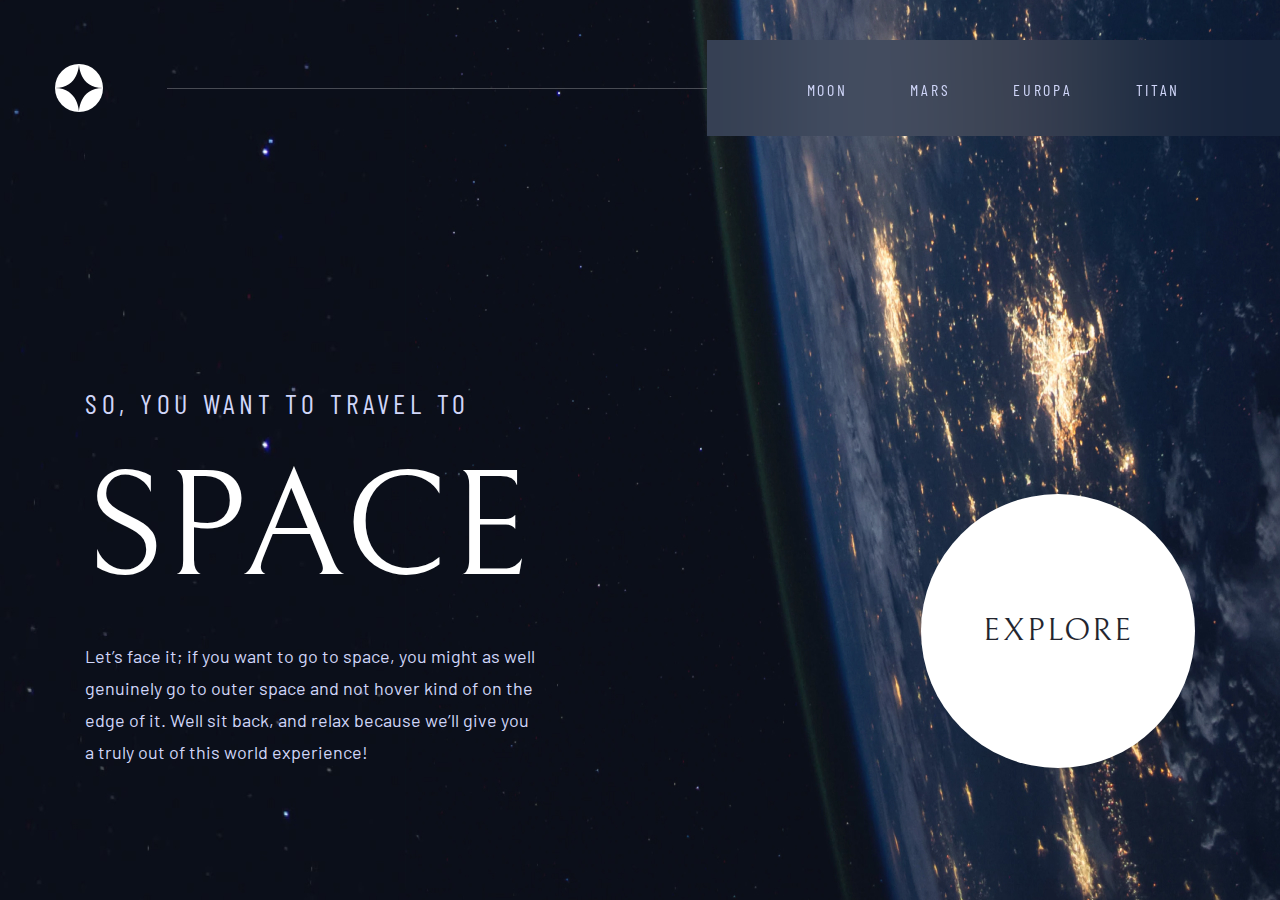
<file: index.html>
<!DOCTYPE html>
<html lang="en">
  <head>
    <meta charset="UTF-8" />
    <meta
      name="viewport"
      content="width=device-width, initial-scale=1.0"
    />
    <link
      rel="preconnect"
      href="https://fonts.googleapis.com"
    />
    <link
      rel="preconnect"
      href="https://fonts.gstatic.com"
      crossorigin
    />
    <link
      href="https://fonts.googleapis.com/css2?family=Barlow&family=Barlow+Condensed:wght@400;700&family=Bellefair&display=swap"
      rel="stylesheet"
    />
    <link
      type="image/png"
      sizes="16x16"
      rel="icon"
      href="./assets/img/icons/space-16.png"
    />
    <link
      type="image/png"
      sizes="32x32"
      rel="icon"
      href="./assets/img/icons/space-32.png"
    />
    <link
      rel="stylesheet"
      href="./css/styles.css"
    />
    <link rel="stylesheet" href="./css/media.css" />
    <title>Space Tourism</title>
  </head>
  <body class="background home">
    <header class="header">
      <a href="#">
        <img
          src="./assets/img/icons/icon.svg"
          alt="icon"
        />
      </a>     
      <label class="burger-menu">
        <input type="checkbox" />
      </label>
      <nav class="nav">
        <ul>
          <li><a href="./pages/moon.html">moon</a></li>
          <li><a href="./pages/mars.html">mars</a></li>
          <li><a href="./pages/europa.html">europa</a></li>
          <li><a href="./pages/titan.html">titan</a></li>
        </ul>     
      </nav>
    </header>
    <main class="main">
      <section class="content-home">
        <article class="content-space">
          <h1>SO, YOU WANT TO TRAVEL TO</h1>
          <span>SPACE</span>
          <p>
            Let’s face it; if you want to go to space, you might as well genuinely go to
            outer space and not hover kind of on the edge of it. Well sit back, and relax
            because we’ll give you a truly out of this world experience!
          </p>
        </article>
        <article class="content-explore">
          <a href="./pages/moon.html">
            <div><span>explore</span>
              <div class="explore__scale"></div>
            </div>
          </a>
      </article>
      </section>
    </main>
  </body>
</html>
</file>
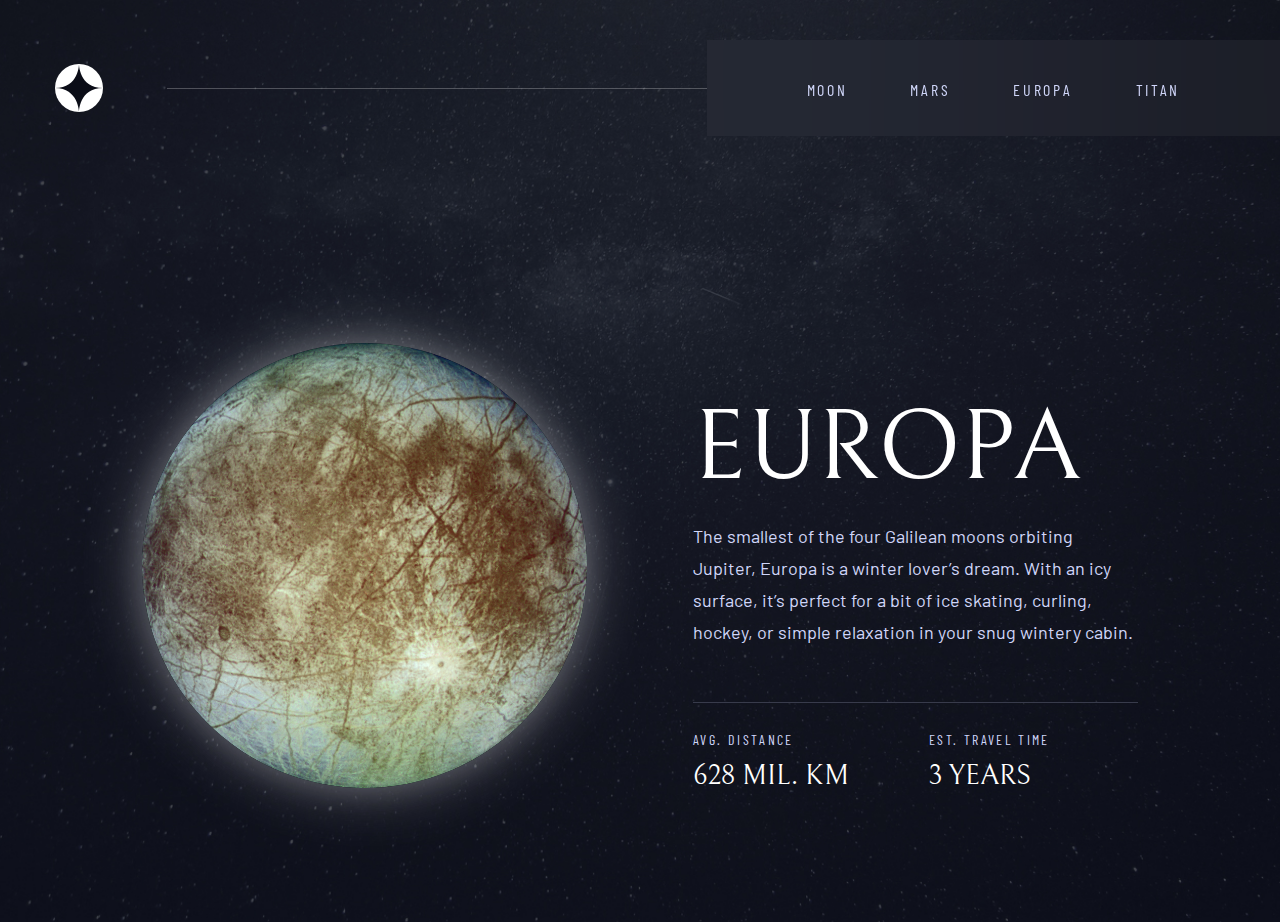
<file: pages/europa.html>
<!DOCTYPE html>
<html lang="en">
  <head>
    <meta charset="UTF-8" />
    <meta
      name="viewport"
      content="width=device-width, initial-scale=1.0"
    />
    <link
      rel="preconnect"
      href="https://fonts.googleapis.com"
    />
    <link
      rel="preconnect"
      href="https://fonts.gstatic.com"
      crossorigin
    />
    <link
      href="https://fonts.googleapis.com/css2?family=Barlow&family=Barlow+Condensed:wght@400;700&family=Bellefair&display=swap"
      rel="stylesheet"
    />
    <link
      type="image/png"
      sizes="16x16"
      rel="icon"
      href="../assets/img/icons/space-16.png"
    />
    <link
      type="image/png"
      sizes="32x32"
      rel="icon"
      href="../assets/img/icons/space-32.png"
    />
    <link
      rel="stylesheet"
      href="../css/styles.css"
    />
    <link rel="stylesheet" href="../css/media.css" />
    <title>Space Tourism</title>
  </head>
  <body class="background page">
    <header class="header planets">
      <a href="../index.html">
        <img
          src="../assets/img/icons/icon.svg"
          alt="icon"
        />
      </a>
      <label class="burger-menu">
        <input type="checkbox" />
      </label>
      <nav class="nav">
        <ul>
          <li><a href="./moon.html">moon</a></li>
          <li><a href="./mars.html">mars</a></li>
          <li><a href="#">europa</a></li>
          <li><a href="./titan.html">titan</a></li>
        </ul>
      </nav>
    </header>
    <main class="main europa">
      <section class="content-planet">
        <div class="content-img">
          <img
            src="../assets/img/planets/europa.png"
            alt="planet europa"
          />
        </div>
        <article class="content-info">
          <h1>EUROPA</h1>
          <p>
            The smallest of the four Galilean moons orbiting Jupiter, Europa is a winter
            lover’s dream. With an icy surface, it’s perfect for a bit of ice skating,
            curling, hockey, or simple relaxation in your snug wintery cabin.
          </p>
          <section>
            <article>
              <h2>AVG. DISTANCE</h2>
              <p>628 MIL. km</p>
            </article>
            <article>
              <h2>Est. travel time</h2>
              <p>3 years</p>
            </article>
          </section>
        </article>
      </section>
    </main>
  </body>
</html>
</file>
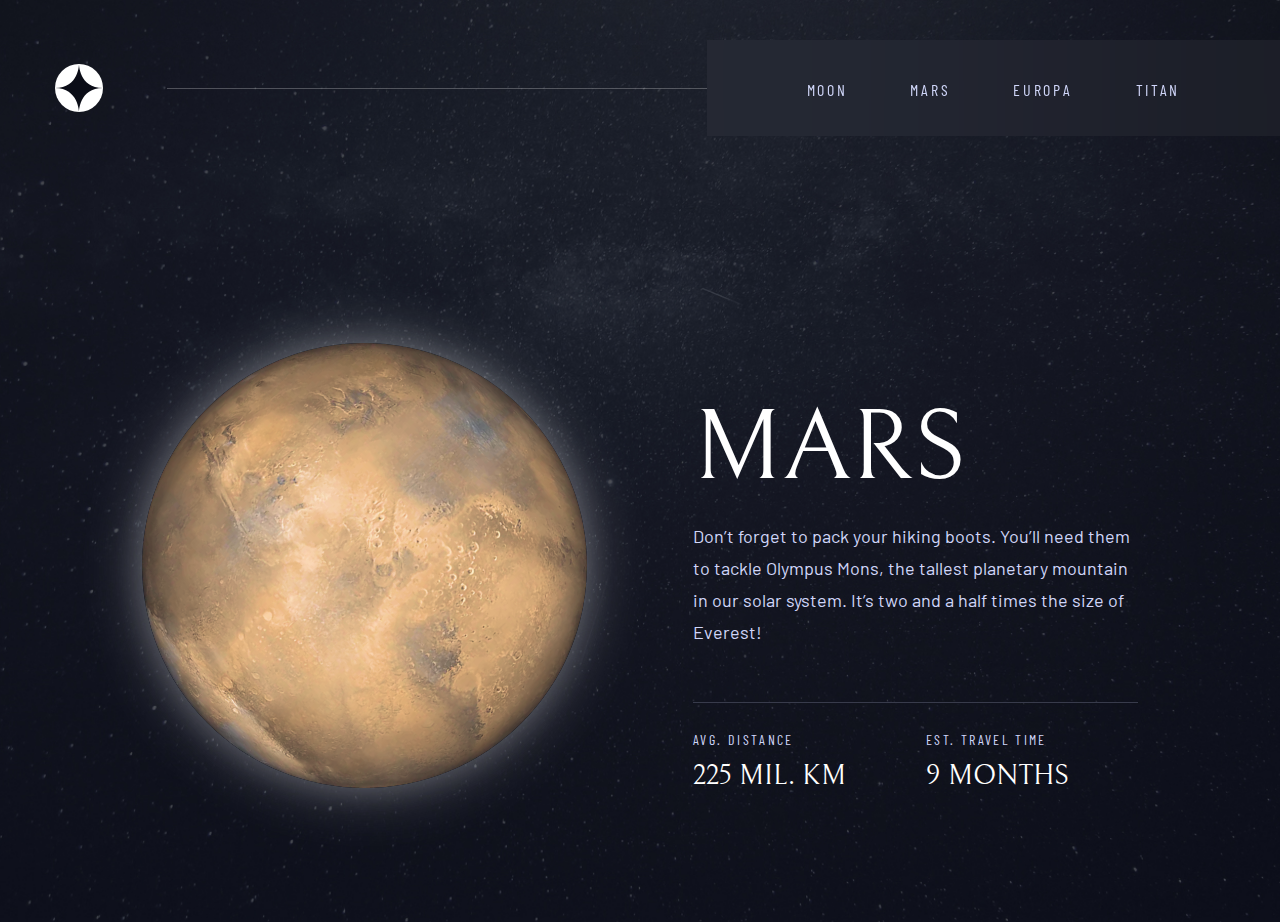
<file: pages/mars.html>
<!DOCTYPE html>
<html lang="en">
  <head>
    <meta charset="UTF-8" />
    <meta
      name="viewport"
      content="width=device-width, initial-scale=1.0"
    />
    <link
      rel="preconnect"
      href="https://fonts.googleapis.com"
    />
    <link
      rel="preconnect"
      href="https://fonts.gstatic.com"
      crossorigin
    />
    <link
      href="https://fonts.googleapis.com/css2?family=Barlow&family=Barlow+Condensed:wght@400;700&family=Bellefair&display=swap"
      rel="stylesheet"
    />
    <link
      type="image/png"
      sizes="16x16"
      rel="icon"
      href="../assets/img/icons/space-16.png"
    />
    <link
      type="image/png"
      sizes="32x32"
      rel="icon"
      href="../assets/img/icons/space-32.png"
    />
    <link
      rel="stylesheet"
      href="../css/styles.css"
    />
    <link rel="stylesheet" href="../css/media.css" />
    <title>Space Tourism</title>
  </head>
  <body class="background page">
    <header class="header planets">
      <a href="../index.html">
        <img
          src="../assets/img/icons/icon.svg"
          alt="icon"
        />
      </a>
      <label class="burger-menu">
        <input type="checkbox" />
      </label>
      <nav class="nav">
        <ul>
          <li><a href="./moon.html">moon</a></li>
          <li><a href="#">mars</a></li>
          <li><a href="./europa.html">europa</a></li>
          <li><a href="./titan.html">titan</a></li>
        </ul>
      </nav>
    </header>
    <main class="main mars">
      <section class="content-planet">
        <div class="content-img">
          <img
            src="../assets/img/planets/mars.png"
            alt="planet mars"
          />
        </div>
        <article class="content-info">
          <h1>MARS</h1>
          <p>
            Don’t forget to pack your hiking boots. You’ll need them to tackle Olympus
            Mons, the tallest planetary mountain in our solar system. It’s two and a half
            times the size of Everest!
          </p>
          <section>
            <article>
              <h2>AVG. DISTANCE</h2>
              <p>225 MIL. km</p>
            </article>
            <article>
              <h2>Est. travel time</h2>
              <p>9 months</p>
            </article>
          </section>
        </article>
      </section>
    </main>
  </body>
</html>
</file>
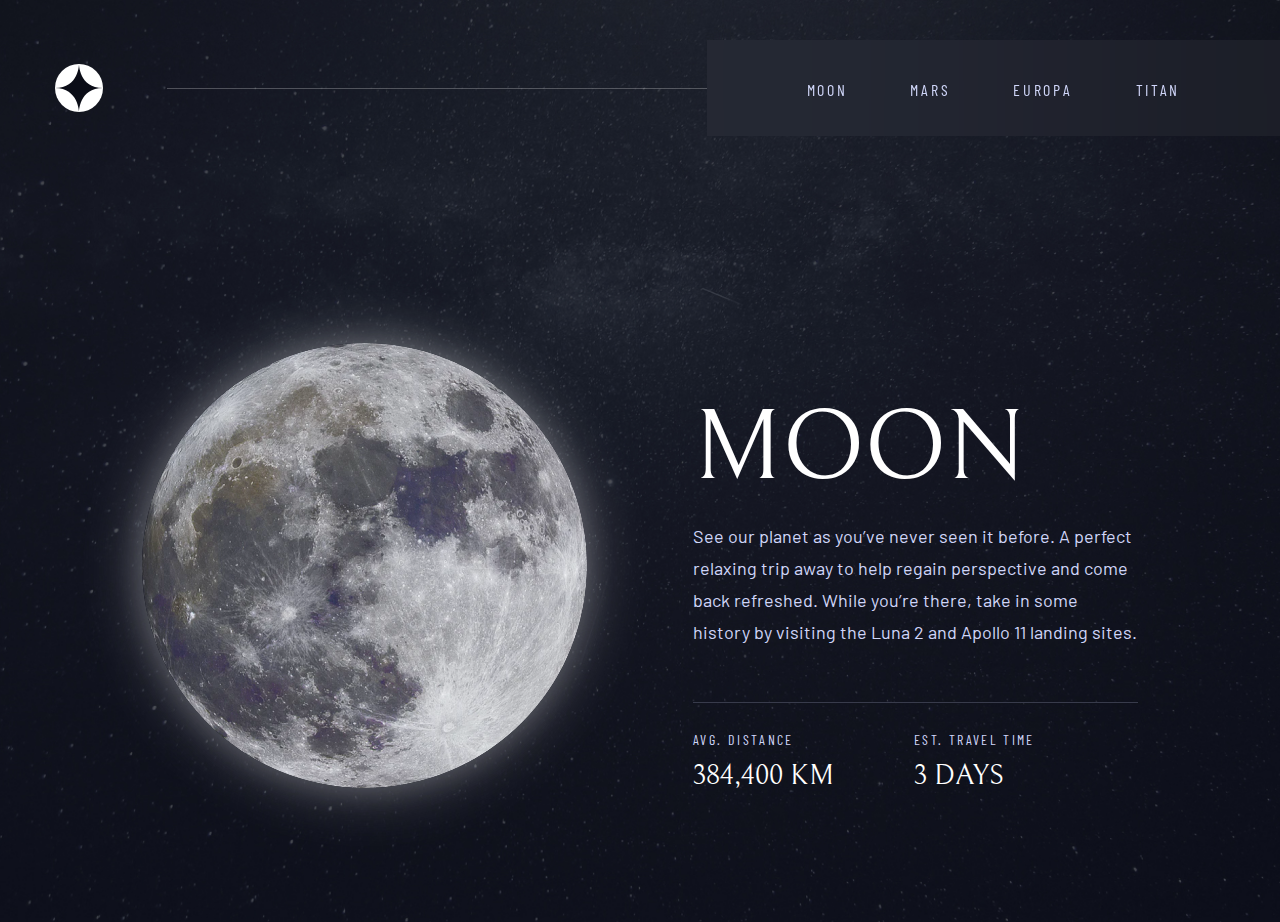
<file: pages/moon.html>
<!DOCTYPE html>
<html lang="en">
  <head>
    <meta charset="UTF-8" />
    <meta
      name="viewport"
      content="width=device-width, initial-scale=1.0"
    />
    <link
      rel="preconnect"
      href="https://fonts.googleapis.com"
    />
    <link
      rel="preconnect"
      href="https://fonts.gstatic.com"
      crossorigin
    />
    <link
      href="https://fonts.googleapis.com/css2?family=Barlow&family=Barlow+Condensed:wght@400;700&family=Bellefair&display=swap"
      rel="stylesheet"
    />
    <link
      type="image/png"
      sizes="16x16"
      rel="icon"
      href="../assets/img/icons/space-16.png"
    />
    <link
      type="image/png"
      sizes="32x32"
      rel="icon"
      href="../assets/img/icons/space-32.png"
    />
    <link
      rel="stylesheet"
      href="../css/styles.css"
    />
    <link rel="stylesheet" href="../css/media.css" />
    <title>Space Tourism</title>
  </head>
  <body class="background page">
    <header class="header planets">
      <a href="../index.html">
        <img
          src="../assets/img/icons/icon.svg"
          alt="icon"
        />
      </a>
      <label class="burger-menu">
        <input type="checkbox" />
      </label>
      <nav class="nav">
        <ul>
          <li><a href="#">moon</a></li>
          <li><a href="./mars.html">mars</a></li>
          <li><a href="./europa.html">europa</a></li>
          <li><a href="./titan.html">titan</a></li>
        </ul>
      </nav>
    </header>
    <main class="main moon">
      <section class="content-planet">
        <div class="content-img">
         <img src="../assets/img/planets/moon.png" alt="planet moon">         
        </div>
        <article class="content-info">
          <h1>MOON</h1>
          <p>
            See our planet as you’ve never seen it before. A perfect relaxing trip away to
            help regain perspective and come back refreshed. While you’re there, take in
            some history by visiting the Luna 2 and Apollo 11 landing sites.
          </p>
        <section>
            <article>
              <h2>AVG. DISTANCE</h2>
              <p>384,400 km</p>
            </article>
            <article>
              <h2>Est. travel time</h2>
              <p>3 days</p>
            </article>
        </section>
        </article>
      </section>
    </main>
  </body>
</html>
</file>
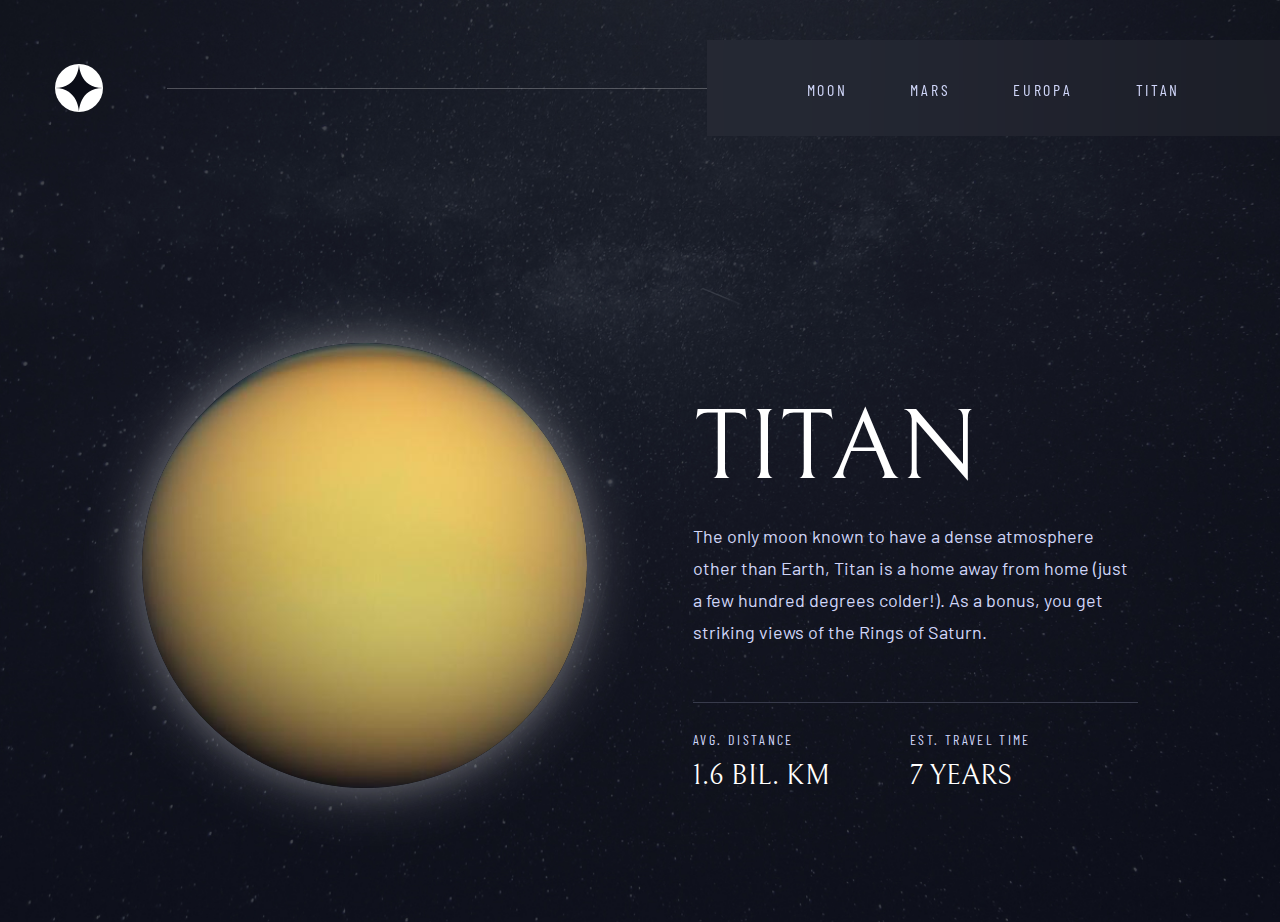
<file: pages/titan.html>
<!DOCTYPE html>
<html lang="en">
  <head>
    <meta charset="UTF-8" />
    <meta
      name="viewport"
      content="width=device-width, initial-scale=1.0"
    />
    <link
      rel="preconnect"
      href="https://fonts.googleapis.com"
    />
    <link
      rel="preconnect"
      href="https://fonts.gstatic.com"
      crossorigin
    />
    <link
      href="https://fonts.googleapis.com/css2?family=Barlow&family=Barlow+Condensed:wght@400;700&family=Bellefair&display=swap"
      rel="stylesheet"
    />
    <link
      type="image/png"
      sizes="16x16"
      rel="icon"
      href="../assets/img/icons/space-16.png"
    />
    <link
      type="image/png"
      sizes="32x32"
      rel="icon"
      href="../assets/img/icons/space-32.png"
    />
    <link
      rel="stylesheet"
      href="../css/styles.css"
    />
    <link rel="stylesheet" href="../css/media.css" />
    <title>Space Tourism</title>
  </head>
  <body class="background page">
    <header class="header planets">
      <a href="../index.html">
        <img
          src="../assets/img/icons/icon.svg"
          alt="icon"
        />
      </a>
      <label class="burger-menu">
        <input type="checkbox" />
      </label>
      <nav class="nav">
        <ul>
          <li><a href="./moon.html">moon</a></li>
          <li><a href="./mars.html">mars</a></li>
          <li><a href="./europa.html">europa</a></li>
          <li><a href="#">titan</a></li>
        </ul>
      </nav>
    </header>
    <main class="main titan">
      <section class="content-planet">
        <div class="content-img">
          <img
            src="../assets/img/planets/titan.png"
            alt="planet titan"
          />
        </div>
        <article class="content-info">
          <h1>TITAN</h1>
          <p>
            The only moon known to have a dense atmosphere other than Earth, Titan is a
            home away from home (just a few hundred degrees colder!). As a bonus, you get
            striking views of the Rings of Saturn.
          </p>
          <section>
            <article>
              <h2>AVG. DISTANCE</h2>
              <p>1.6 BIL. km</p>
            </article>
            <article>
              <h2>Est. travel time</h2>
              <p>7 years</p>
            </article>
          </section>
        </article>
      </section>
    </main>
  </body>
</html>
</file>
<file: css/styles.css>
*,
*::before,
*::after {
    margin: 0;
    padding: 0;
    box-sizing: border-box;
}

a {
    text-decoration: none;
    line-height: 0;
}

ul,
li {
    list-style: none;
}

.background {
    background-size: cover;
    min-height: 100vh;
    background-repeat: no-repeat;
    background-position: center center;
    padding-top: 40px;
}

.home {
    background-image: url(../assets/img/bg/home-bg.jpg);
}

.page {
    background-image: url(../assets/img/bg/page-bg.jpg);
}

.header {
    display: flex;
    align-items: center;
    justify-content: space-between;
    column-gap: 64px;
    margin-bottom: 250px;
    padding-left: 55px;
}

.planets {
    margin-bottom: 207px;
}

.header::after {
    content: "";
    display: block;
    position: relative;
    height: 1px;
    width: 100%;
    background-color: rgba(255, 255, 255, 0.25);
    order: 1;
    margin-right: -96px;
}

.burger-menu {
    display: none;
}

.nav {
    display: flex;
    align-items: flex-end;
    order: 2;
    background: rgba(255, 255, 255, 0.04);
    backdrop-filter: blur(81px);
    height: 96px;   
    padding-left: 100px;
    padding-right: 100px;
}

.nav ul {
    display: flex;
    column-gap: 63px;
}

.nav li {
    position: relative;
    padding-bottom: 36px;
    width: min-content;
}

.nav li a {
    color: #D0D6F9;
    font-size: 16px;
    font-family: 'Barlow Condensed', sans-serif;
    font-weight: 400;
    letter-spacing: 2.70px;
    text-transform: uppercase;
}

.nav li a:hover {
    color: #fff;
}

.nav li a::after {
    content: "";
    position: absolute;
    bottom: 0;
    left: 0;
    width: 0;
    height: 3px;
    background-color: #fff;
    transition: width 0.5s ease-in-out, transform 0.5s ease-in-out;
    box-shadow: 0 0 8px #fff, 0 0 16px #fff, 0 0 32px #fff;
    transform-origin: left;
}

.nav li a:hover::after {
    width: 100%;
    transform: scaleX(1);
}

.main {
    padding-right: 55px;
    padding-left: 55px;
    padding-bottom: 130px;
}

.content-home,
.content-planet {
    display: flex;
    justify-content: center;
    align-items: flex-end;
    flex-wrap: wrap;
    row-gap: 156px;
    column-gap: 386px;
}

.content-planet {
    column-gap: 106px;
    row-gap: 119px;
}

.content-space {
    max-width: 450px;
    display: flex;
    flex-direction: column;
    row-gap: 24px;
}

.content-space h1 {
    color: #D0D6F9;
    font-size: 28px;
    font-family: 'Barlow Condensed', sans-serif;
    font-weight: 400;
    letter-spacing: 4.72px;
}

.content-space span {
    color: white;
    font-size: 150px;
    font-family: 'Bellefair', serif;
    font-weight: 400;
}

.content-space p {
    color: #D0D6F9;
    font-size: 18px;
    font-family: 'Barlow', sans-serif;
    font-weight: 400;
    line-height: 32px;
}

.content-explore a>div {
    width: 274px;
    height: 274px;
    background-color: #fff;
    border-radius: 50%;
    display: flex;
    align-items: center;
    justify-content: center;
}

.content-explore a>div span {
    color: #0B0D17;
    font-size: 32px;
    font-family: 'Bellefair', serif;
    font-weight: 400;
    letter-spacing: 2px;
    text-transform: uppercase;
}

div>.explore__scale {
    width: 274px;
    height: 274px;
    border-radius: 50%;
    transition: all 0.7s ease 0s;
}

.explore__scale {
    position: absolute;
    background-color: rgba(255, 255, 255, 0.10);
    transform: scale(1, 1);
}

.explore__scale:hover {
    transform: scale(1.6, 1.6);
}

.content-info {
    max-width: 445px;
}

.content-img img {
    box-shadow: 0 0 32px rgba(255, 255, 255, 0.2), 0 0 64px rgba(255, 255, 255, 0.3);
    border-radius: 50%;
    animation: rotate infinite linear 40s;
}

@keyframes rotate {
    0% {
        transform: rotate(0);
    }

    100% {
        transform: rotate(360deg);
    }
}

.content-info h1 {
    color: white;
    font-size: 100px;
    font-family: 'Bellefair', serif;
    font-weight: 400;
    margin-bottom: 14px;
}

.content-info>p {
    color: #D0D6F9;
    font-size: 18px;
    font-family: 'Barlow', sans-serif;
    font-weight: 400;
    line-height: 32px;
    padding-bottom: 54px;
    border-bottom: 1px solid #383B4B;
    margin-bottom: 28px;
}

.content-info section {
    display: flex;
    column-gap: 80px;
}

.content-info section h2 {
    color: #D0D6F9;
    font-size: 14px;
    font-family: 'Barlow Condensed', sans-serif;
    font-weight: 400;
    text-transform: uppercase;
    letter-spacing: 2.36px;
    margin-bottom: 12px;
}

.content-info section p {
    color: white;
    font-size: 28px;
    font-family: 'Bellefair', serif;
    font-weight: 400;
    text-transform: uppercase;
}
</file>
<file: css/media.css>
@media (max-width: 980px) {
    .home {
        background: url(../assets/img/bg/tablet-home-bg.jpg);
        background-size: cover;
        min-height: 100vh;
        background-position: center center;
        background-repeat: no-repeat;
    }

    .page {
        background: url(../assets/img/bg/tablet-page-bg.jpg);
        background-size: cover;
        min-height: 100vh;
        background-position: center center;
        background-repeat: no-repeat;
    }

    .header {
        column-gap: 104px;
        margin-bottom: 66px;
    }

    .header::after {
        margin-right: -136px;
}

    .planets {
        margin-bottom: 84px;
    }

    .main {
        padding-bottom: 90px;
    }

    .content-space {
        align-items: center;
        max-width: 460px;
    }

    .content-space h1 {
        font-size: 20px;
    }

    .content-space p,
    .content-info p {
        font-size: 16px;
        text-align: center;
    }

    .content-explore a>div {
        width: 242px;
        height: 242px;
    }

    div>.explore__scale {
        width: 242px;
        height: 242px;
    }

    .content-img img {
        width: 300px;
        height: 300px;
    }

    .content-info {
        max-width: 573px;
        display: flex;
        flex-direction: column;
        align-items: center;
    }
}

@media (max-width: 768px) {
    .header::after {
        display: none;
    }
}

@media (max-width: 704px) {
    .background {
        padding-top: 24px;    
    }

    .header {
        flex-direction: column;
        position: relative;
        align-items: stretch;
        padding: 0;
        margin: 0;
    }

    .header>a {
        margin-left: 24px;
        width: 40px;
    }

    .header>a>img {
        width: 40px;
        height: 40px;
    }

    .burger-menu {
        display: flex;
        flex-direction: column;
        gap: 6px;
        width: max-content;
        position: absolute;
        top: 10px;
        right: 26px;
        z-index: 2;
        cursor: pointer;
    }

    .burger-menu::before,
    .burger-menu::after,
    .burger-menu input {
        content: "";
        width: 24px;
        height: 3px;
        background-color: #D0D6F9;
        transform-origin: right center;
        transition: opacity 200ms ease-in-out, width 200ms ease-in-out,
            rotate 200ms ease-in-out, translate 200ms ease-in-out,
            background-color 200ms ease-in-out;
    }

    .burger-menu input {
        appearance: none;
        padding: 0;
        margin: 0;
        outline: none;
        pointer-events: none;
    }

    .burger-menu:has(input:checked)::before {
        rotate: -45deg;
        width: 25px;
    }

    .burger-menu:has(input:checked)::after {
        rotate: 45deg;
        width: 25px;
    }

    .burger-menu input:checked {
        opacity: 0;
        width: 0;
    }

    .nav {
        position: relative;
        transition: translate 200ms ease-in-out;
        translate: -100%;
        background: rgba(255, 255, 255, 0.04);
        backdrop-filter: blur(81px);      
        height: 100vh;
        flex-direction: column;
        padding-left: 61px;
        align-items: flex-start;
        padding-top: 100px;
        z-index: 10;
    }

    .burger-menu:has(input:checked)+.nav {
        translate: 0;
    }

    .nav ul {
        flex-direction: column;
        row-gap: 32px;
    }

    .nav li {
        padding-bottom: 10px;
    }

    .main {
        position: absolute;
        top: 112px;
        padding: 0;
    }

    .moon,
    .mars,
    .europa,
    .titan {
        top: 139px;
    }

    .content-home,
    .content-planet {
        row-gap: 76px;
        align-items: center;
    }

    .content-space {
        max-width: 327px;
        row-gap: 16px;
    }

    .content-space h1 {
        font-size: 16px;
        letter-spacing: 2.7px;
    }

    .content-space span {
        font-size: 80px;
    }

    .content-space p,
    .content-info>p {
        font-size: 15px;
        line-height: 25px;
    }

    .content-explore a>div {
        width: 150px;
        height: 150px;
    }

    div>.explore__scale {
        width: 150px;
        height: 150px;
    }

    .content-explore a>div span {
        font-size: 20px;
    }

    .content-img img {
        width: 170px;
        height: 170px;
    }

    .content-info {
        width: 327px;
    }

    .content-info h1 {
        font-size: 56px;
    }

    .content-info>p {
        padding-bottom: 32px;
        margin-bottom: 32px;
    }

    .content-info section {
        flex-direction: column;
        row-gap: 32px;
    }

    .content-info section h2,
    .content-info section p {
        text-align: center;
    }

}
</file>
